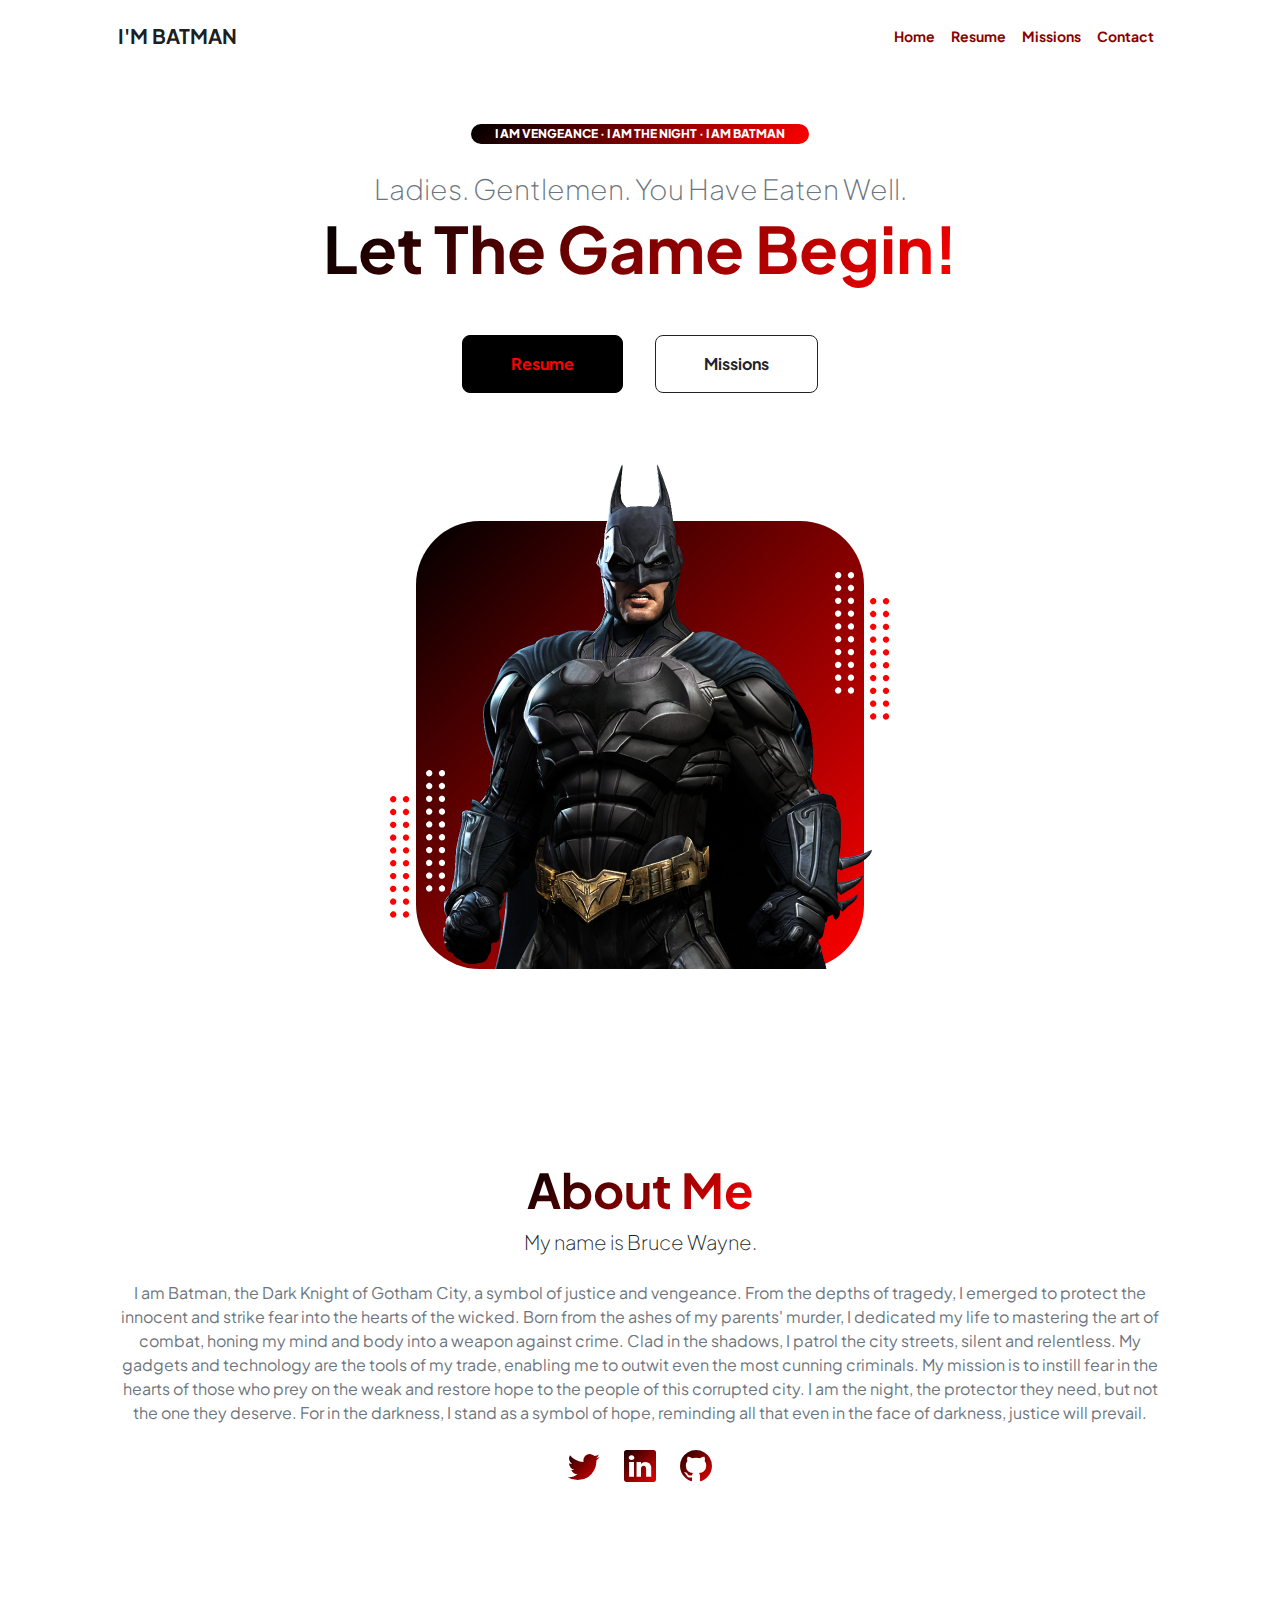
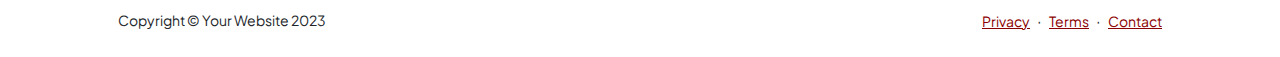
<file: index.html>
<!DOCTYPE html>
<html lang="en">
    <head>
        <meta charset="utf-8" />
        <meta name="viewport" content="width=device-width, initial-scale=1, shrink-to-fit=no" />
        <meta name="description" content="" />
        <meta name="author" content="" />
        <title>Batman Bio</title>
        <!-- Favicon-->
        <link rel="icon" type="image/x-icon" href="assets/favicon.ico" />
        <!-- Custom Google font-->
        <link rel="preconnect" href="https://fonts.googleapis.com" />
        <link rel="preconnect" href="https://fonts.gstatic.com" crossorigin />
        <link href="https://fonts.googleapis.com/css2?family=Plus+Jakarta+Sans:wght@100;200;300;400;500;600;700;800;900&amp;display=swap" rel="stylesheet" />
        <!-- Bootstrap icons-->
        <link href="https://cdn.jsdelivr.net/npm/bootstrap-icons@1.8.1/font/bootstrap-icons.css" rel="stylesheet" />
        <!-- Core theme CSS (includes Bootstrap)-->
        <link href="css/styles.css" rel="stylesheet" />
    </head>
    <body class="d-flex flex-column h-100">
        <main class="flex-shrink-0">
            <!-- Navigation-->
            <nav class="navbar navbar-expand-lg navbar-light bg-white py-3">
                <div class="container px-5">
                    <a class="navbar-brand" href="index.html"><span class="fw-bolder text-primary">I'M BATMAN</span></a>
                    <button class="navbar-toggler" type="button" data-bs-toggle="collapse" data-bs-target="#navbarSupportedContent" aria-controls="navbarSupportedContent" aria-expanded="false" aria-label="Toggle navigation"><span class="navbar-toggler-icon"></span></button>
                    <div class="collapse navbar-collapse" id="navbarSupportedContent">
                        <ul class="navbar-nav ms-auto mb-2 mb-lg-0 small fw-bolder">
                            <li class="nav-item"><a class="nav-link" href="index.html">Home</a></li>
                            <li class="nav-item"><a class="nav-link" href="resume.html">Resume</a></li>
                            <li class="nav-item"><a class="nav-link" href="projects.html">Missions</a></li>
                            <li class="nav-item"><a class="nav-link" href="contact.html">Contact</a></li>
                        </ul>
                    </div>
                </div>
            </nav>
            <!-- Header-->
            <header class="py-5">
                <div class="container px-5 pb-5">
                    <div class="row gx-5 align-items-center">
                        <div class="col-xxl-5">
                            <!-- Header text content-->
                            <div class="text-center text-xxl-start">
                                <div class="badge bg-gradient-primary-to-secondary text-white mb-4"><div class="text-uppercase"> I  Am  Vengeance  &middot;   I  Am  The  Night  &middot;  I  Am  Batman</div></div>
                                <div class="fs-3 fw-light text-muted">Ladies. Gentlemen. You Have Eaten Well.</div>
                               
                                <h1 class="display-3 fw-bolder mb-5"><span class="text-gradient d-inline">Let The Game Begin!</span></h1>
                                <div class="d-grid gap-3 d-sm-flex justify-content-sm-center justify-content-xxl-start mb-3">
                                    <a class="btn btn-primary btn-lg px-5 py-3 me-sm-3 fs-6 fw-bolder" href="resume.html">Resume</a>
                                    <a class="btn btn-outline-dark btn-lg px-5 py-3 fs-6 fw-bolder" href="projects.html">Missions</a>
                                </div>
                            </div>
                        </div>
                        <div class="col-xxl-7">
                            <!-- Header profile picture-->
                            <div class="d-flex justify-content-center mt-5 mt-xxl-0">
                                <div class="profile bg-gradient-primary-to-secondary">
                                    <!-- TIP: For best results, use a photo with a transparent background like the demo example below-->
                                    <!-- Watch a tutorial on how to do this on YouTube (link)-->
                                    <img class="profile-img" src="assets/profile.png" alt="..." />
                                    <div class="dots-1">
                                        <!-- SVG Dots-->
                                        <svg version="1.1" xmlns="http://www.w3.org/2000/svg" xmlns:xlink="http://www.w3.org/1999/xlink" x="0px" y="0px" viewBox="0 0 191.6 1215.4" style="enable-background: new 0 0 191.6 1215.4" xml:space="preserve">
                                            <g transform="translate(0.000000,1280.000000) scale(0.100000,-0.100000)">
                                                <path d="M227.7,12788.6c-105-35-200-141-222-248c-43-206,163-412,369-369c155,32,275,190,260,339c-11,105-90,213-190,262        C383.7,12801.6,289.7,12808.6,227.7,12788.6z"></path>
                                                <path d="M1507.7,12788.6c-151-50-253-216-222-362c25-119,136-230,254-255c194-41,395,142,375,339c-11,105-90,213-190,262        C1663.7,12801.6,1569.7,12808.6,1507.7,12788.6z"></path>
                                                <path d="M227.7,11508.6c-105-35-200-141-222-248c-43-206,163-412,369-369c155,32,275,190,260,339c-11,105-90,213-190,262        C383.7,11521.6,289.7,11528.6,227.7,11508.6z"></path>
                                                <path d="M1507.7,11508.6c-151-50-253-216-222-362c25-119,136-230,254-255c194-41,395,142,375,339c-11,105-90,213-190,262        C1663.7,11521.6,1569.7,11528.6,1507.7,11508.6z"></path>
                                                <path d="M227.7,10228.6c-105-35-200-141-222-248c-43-206,163-412,369-369c155,32,275,190,260,339c-11,105-90,213-190,262        C383.7,10241.6,289.7,10248.6,227.7,10228.6z"></path>
                                                <path d="M1507.7,10228.6c-105-35-200-141-222-248c-43-206,163-412,369-369c155,32,275,190,260,339c-11,105-90,213-190,262        C1663.7,10241.6,1569.7,10248.6,1507.7,10228.6z"></path>
                                                <path d="M227.7,8948.6c-105-35-200-141-222-248c-43-206,163-412,369-369c155,32,275,190,260,339c-11,105-90,213-190,262        C383.7,8961.6,289.7,8968.6,227.7,8948.6z"></path>
                                                <path d="M1507.7,8948.6c-105-35-200-141-222-248c-43-206,163-412,369-369c155,32,275,190,260,339c-11,105-90,213-190,262        C1663.7,8961.6,1569.7,8968.6,1507.7,8948.6z"></path>
                                                <path d="M227.7,7668.6c-105-35-200-141-222-248c-43-206,163-412,369-369c155,32,275,190,260,339c-11,105-90,213-190,262        C383.7,7681.6,289.7,7688.6,227.7,7668.6z"></path>
                                                <path d="M1507.7,7668.6c-105-35-200-141-222-248c-43-206,163-412,369-369c155,32,275,190,260,339c-11,105-90,213-190,262        C1663.7,7681.6,1569.7,7688.6,1507.7,7668.6z"></path>
                                                <path d="M227.7,6388.6c-105-35-200-141-222-248c-43-206,163-412,369-369c155,32,275,190,260,339c-11,105-90,213-190,262        C383.7,6401.6,289.7,6408.6,227.7,6388.6z"></path>
                                                <path d="M1507.7,6388.6c-105-35-200-141-222-248c-43-206,163-412,369-369c155,32,275,190,260,339c-11,105-90,213-190,262        C1663.7,6401.6,1569.7,6408.6,1507.7,6388.6z"></path>
                                                <path d="M227.7,5108.6c-105-35-200-141-222-248c-43-206,163-412,369-369c155,32,275,190,260,339c-11,105-90,213-190,262        C383.7,5121.6,289.7,5128.6,227.7,5108.6z"></path>
                                                <path d="M1507.7,5108.6c-105-35-200-141-222-248c-43-206,163-412,369-369c155,32,275,190,260,339c-11,105-90,213-190,262        C1663.7,5121.6,1569.7,5128.6,1507.7,5108.6z"></path>
                                                <path d="M227.7,3828.6c-105-35-200-141-222-248c-43-206,163-412,369-369c155,32,275,190,260,339c-11,105-90,213-190,262        C383.7,3841.6,289.7,3848.6,227.7,3828.6z"></path>
                                                <path d="M1507.7,3828.6c-105-35-200-141-222-248c-43-206,163-412,369-369c155,32,275,190,260,339c-11,105-90,213-190,262        C1663.7,3841.6,1569.7,3848.6,1507.7,3828.6z"></path>
                                                <path d="M227.7,2548.6c-105-35-200-141-222-248c-43-206,163-412,369-369c155,32,275,190,260,339c-11,105-90,213-190,262        C383.7,2561.6,289.7,2568.6,227.7,2548.6z"></path>
                                                <path d="M1507.7,2548.6c-105-35-200-141-222-248c-43-206,163-412,369-369c155,32,275,190,260,339c-11,105-90,213-190,262        C1663.7,2561.6,1569.7,2568.6,1507.7,2548.6z"></path>
                                                <path d="M227.7,1268.6c-105-35-200-141-222-248c-43-206,163-412,369-369c155,32,275,190,260,339c-11,105-90,213-190,262        C383.7,1281.6,289.7,1288.6,227.7,1268.6z"></path>
                                                <path d="M1507.7,1268.6c-105-35-200-141-222-248c-43-206,163-412,369-369c155,32,275,190,260,339c-11,105-90,213-190,262        C1663.7,1281.6,1569.7,1288.6,1507.7,1268.6z"></path>
                                            </g>
                                        </svg>
                                        <!-- END of SVG dots-->
                                    </div>
                                    <div class="dots-2">
                                        <!-- SVG Dots-->
                                        <svg version="1.1" xmlns="http://www.w3.org/2000/svg" xmlns:xlink="http://www.w3.org/1999/xlink" x="0px" y="0px" viewBox="0 0 191.6 1215.4" style="enable-background: new 0 0 191.6 1215.4" xml:space="preserve">
                                            <g transform="translate(0.000000,1280.000000) scale(0.100000,-0.100000)">
                                                <path d="M227.7,12788.6c-105-35-200-141-222-248c-43-206,163-412,369-369c155,32,275,190,260,339c-11,105-90,213-190,262        C383.7,12801.6,289.7,12808.6,227.7,12788.6z"></path>
                                                <path d="M1507.7,12788.6c-151-50-253-216-222-362c25-119,136-230,254-255c194-41,395,142,375,339c-11,105-90,213-190,262        C1663.7,12801.6,1569.7,12808.6,1507.7,12788.6z"></path>
                                                <path d="M227.7,11508.6c-105-35-200-141-222-248c-43-206,163-412,369-369c155,32,275,190,260,339c-11,105-90,213-190,262        C383.7,11521.6,289.7,11528.6,227.7,11508.6z"></path>
                                                <path d="M1507.7,11508.6c-151-50-253-216-222-362c25-119,136-230,254-255c194-41,395,142,375,339c-11,105-90,213-190,262        C1663.7,11521.6,1569.7,11528.6,1507.7,11508.6z"></path>
                                                <path d="M227.7,10228.6c-105-35-200-141-222-248c-43-206,163-412,369-369c155,32,275,190,260,339c-11,105-90,213-190,262        C383.7,10241.6,289.7,10248.6,227.7,10228.6z"></path>
                                                <path d="M1507.7,10228.6c-105-35-200-141-222-248c-43-206,163-412,369-369c155,32,275,190,260,339c-11,105-90,213-190,262        C1663.7,10241.6,1569.7,10248.6,1507.7,10228.6z"></path>
                                                <path d="M227.7,8948.6c-105-35-200-141-222-248c-43-206,163-412,369-369c155,32,275,190,260,339c-11,105-90,213-190,262        C383.7,8961.6,289.7,8968.6,227.7,8948.6z"></path>
                                                <path d="M1507.7,8948.6c-105-35-200-141-222-248c-43-206,163-412,369-369c155,32,275,190,260,339c-11,105-90,213-190,262        C1663.7,8961.6,1569.7,8968.6,1507.7,8948.6z"></path>
                                                <path d="M227.7,7668.6c-105-35-200-141-222-248c-43-206,163-412,369-369c155,32,275,190,260,339c-11,105-90,213-190,262        C383.7,7681.6,289.7,7688.6,227.7,7668.6z"></path>
                                                <path d="M1507.7,7668.6c-105-35-200-141-222-248c-43-206,163-412,369-369c155,32,275,190,260,339c-11,105-90,213-190,262        C1663.7,7681.6,1569.7,7688.6,1507.7,7668.6z"></path>
                                                <path d="M227.7,6388.6c-105-35-200-141-222-248c-43-206,163-412,369-369c155,32,275,190,260,339c-11,105-90,213-190,262        C383.7,6401.6,289.7,6408.6,227.7,6388.6z"></path>
                                                <path d="M1507.7,6388.6c-105-35-200-141-222-248c-43-206,163-412,369-369c155,32,275,190,260,339c-11,105-90,213-190,262        C1663.7,6401.6,1569.7,6408.6,1507.7,6388.6z"></path>
                                                <path d="M227.7,5108.6c-105-35-200-141-222-248c-43-206,163-412,369-369c155,32,275,190,260,339c-11,105-90,213-190,262        C383.7,5121.6,289.7,5128.6,227.7,5108.6z"></path>
                                                <path d="M1507.7,5108.6c-105-35-200-141-222-248c-43-206,163-412,369-369c155,32,275,190,260,339c-11,105-90,213-190,262        C1663.7,5121.6,1569.7,5128.6,1507.7,5108.6z"></path>
                                                <path d="M227.7,3828.6c-105-35-200-141-222-248c-43-206,163-412,369-369c155,32,275,190,260,339c-11,105-90,213-190,262        C383.7,3841.6,289.7,3848.6,227.7,3828.6z"></path>
                                                <path d="M1507.7,3828.6c-105-35-200-141-222-248c-43-206,163-412,369-369c155,32,275,190,260,339c-11,105-90,213-190,262        C1663.7,3841.6,1569.7,3848.6,1507.7,3828.6z"></path>
                                                <path d="M227.7,2548.6c-105-35-200-141-222-248c-43-206,163-412,369-369c155,32,275,190,260,339c-11,105-90,213-190,262        C383.7,2561.6,289.7,2568.6,227.7,2548.6z"></path>
                                                <path d="M1507.7,2548.6c-105-35-200-141-222-248c-43-206,163-412,369-369c155,32,275,190,260,339c-11,105-90,213-190,262        C1663.7,2561.6,1569.7,2568.6,1507.7,2548.6z"></path>
                                                <path d="M227.7,1268.6c-105-35-200-141-222-248c-43-206,163-412,369-369c155,32,275,190,260,339c-11,105-90,213-190,262        C383.7,1281.6,289.7,1288.6,227.7,1268.6z"></path>
                                                <path d="M1507.7,1268.6c-105-35-200-141-222-248c-43-206,163-412,369-369c155,32,275,190,260,339c-11,105-90,213-190,262        C1663.7,1281.6,1569.7,1288.6,1507.7,1268.6z"></path>
                                            </g>
                                        </svg>
                                        <!-- END of SVG dots-->
                                    </div>
                                    <div class="dots-3">
                                        <!-- SVG Dots-->
                                        <svg version="1.1" xmlns="http://www.w3.org/2000/svg" xmlns:xlink="http://www.w3.org/1999/xlink" x="0px" y="0px" viewBox="0 0 191.6 1215.4" style="enable-background: new 0 0 191.6 1215.4" xml:space="preserve">
                                            <g transform="translate(0.000000,1280.000000) scale(0.100000,-0.100000)">
                                                <path d="M227.7,12788.6c-105-35-200-141-222-248c-43-206,163-412,369-369c155,32,275,190,260,339c-11,105-90,213-190,262        C383.7,12801.6,289.7,12808.6,227.7,12788.6z"></path>
                                                <path d="M1507.7,12788.6c-151-50-253-216-222-362c25-119,136-230,254-255c194-41,395,142,375,339c-11,105-90,213-190,262        C1663.7,12801.6,1569.7,12808.6,1507.7,12788.6z"></path>
                                                <path d="M227.7,11508.6c-105-35-200-141-222-248c-43-206,163-412,369-369c155,32,275,190,260,339c-11,105-90,213-190,262        C383.7,11521.6,289.7,11528.6,227.7,11508.6z"></path>
                                                <path d="M1507.7,11508.6c-151-50-253-216-222-362c25-119,136-230,254-255c194-41,395,142,375,339c-11,105-90,213-190,262        C1663.7,11521.6,1569.7,11528.6,1507.7,11508.6z"></path>
                                                <path d="M227.7,10228.6c-105-35-200-141-222-248c-43-206,163-412,369-369c155,32,275,190,260,339c-11,105-90,213-190,262        C383.7,10241.6,289.7,10248.6,227.7,10228.6z"></path>
                                                <path d="M1507.7,10228.6c-105-35-200-141-222-248c-43-206,163-412,369-369c155,32,275,190,260,339c-11,105-90,213-190,262        C1663.7,10241.6,1569.7,10248.6,1507.7,10228.6z"></path>
                                                <path d="M227.7,8948.6c-105-35-200-141-222-248c-43-206,163-412,369-369c155,32,275,190,260,339c-11,105-90,213-190,262        C383.7,8961.6,289.7,8968.6,227.7,8948.6z"></path>
                                                <path d="M1507.7,8948.6c-105-35-200-141-222-248c-43-206,163-412,369-369c155,32,275,190,260,339c-11,105-90,213-190,262        C1663.7,8961.6,1569.7,8968.6,1507.7,8948.6z"></path>
                                                <path d="M227.7,7668.6c-105-35-200-141-222-248c-43-206,163-412,369-369c155,32,275,190,260,339c-11,105-90,213-190,262        C383.7,7681.6,289.7,7688.6,227.7,7668.6z"></path>
                                                <path d="M1507.7,7668.6c-105-35-200-141-222-248c-43-206,163-412,369-369c155,32,275,190,260,339c-11,105-90,213-190,262        C1663.7,7681.6,1569.7,7688.6,1507.7,7668.6z"></path>
                                                <path d="M227.7,6388.6c-105-35-200-141-222-248c-43-206,163-412,369-369c155,32,275,190,260,339c-11,105-90,213-190,262        C383.7,6401.6,289.7,6408.6,227.7,6388.6z"></path>
                                                <path d="M1507.7,6388.6c-105-35-200-141-222-248c-43-206,163-412,369-369c155,32,275,190,260,339c-11,105-90,213-190,262        C1663.7,6401.6,1569.7,6408.6,1507.7,6388.6z"></path>
                                                <path d="M227.7,5108.6c-105-35-200-141-222-248c-43-206,163-412,369-369c155,32,275,190,260,339c-11,105-90,213-190,262        C383.7,5121.6,289.7,5128.6,227.7,5108.6z"></path>
                                                <path d="M1507.7,5108.6c-105-35-200-141-222-248c-43-206,163-412,369-369c155,32,275,190,260,339c-11,105-90,213-190,262        C1663.7,5121.6,1569.7,5128.6,1507.7,5108.6z"></path>
                                                <path d="M227.7,3828.6c-105-35-200-141-222-248c-43-206,163-412,369-369c155,32,275,190,260,339c-11,105-90,213-190,262        C383.7,3841.6,289.7,3848.6,227.7,3828.6z"></path>
                                                <path d="M1507.7,3828.6c-105-35-200-141-222-248c-43-206,163-412,369-369c155,32,275,190,260,339c-11,105-90,213-190,262        C1663.7,3841.6,1569.7,3848.6,1507.7,3828.6z"></path>
                                                <path d="M227.7,2548.6c-105-35-200-141-222-248c-43-206,163-412,369-369c155,32,275,190,260,339c-11,105-90,213-190,262        C383.7,2561.6,289.7,2568.6,227.7,2548.6z"></path>
                                                <path d="M1507.7,2548.6c-105-35-200-141-222-248c-43-206,163-412,369-369c155,32,275,190,260,339c-11,105-90,213-190,262        C1663.7,2561.6,1569.7,2568.6,1507.7,2548.6z"></path>
                                                <path d="M227.7,1268.6c-105-35-200-141-222-248c-43-206,163-412,369-369c155,32,275,190,260,339c-11,105-90,213-190,262        C383.7,1281.6,289.7,1288.6,227.7,1268.6z"></path>
                                                <path d="M1507.7,1268.6c-105-35-200-141-222-248c-43-206,163-412,369-369c155,32,275,190,260,339c-11,105-90,213-190,262        C1663.7,1281.6,1569.7,1288.6,1507.7,1268.6z"></path>
                                            </g>
                                        </svg>
                                        <!-- END of SVG dots-->
                                    </div>
                                    <div class="dots-4">
                                        <!-- SVG Dots-->
                                        <svg version="1.1" xmlns="http://www.w3.org/2000/svg" xmlns:xlink="http://www.w3.org/1999/xlink" x="0px" y="0px" viewBox="0 0 191.6 1215.4" style="enable-background: new 0 0 191.6 1215.4" xml:space="preserve">
                                            <g transform="translate(0.000000,1280.000000) scale(0.100000,-0.100000)">
                                                <path d="M227.7,12788.6c-105-35-200-141-222-248c-43-206,163-412,369-369c155,32,275,190,260,339c-11,105-90,213-190,262        C383.7,12801.6,289.7,12808.6,227.7,12788.6z"></path>
                                                <path d="M1507.7,12788.6c-151-50-253-216-222-362c25-119,136-230,254-255c194-41,395,142,375,339c-11,105-90,213-190,262        C1663.7,12801.6,1569.7,12808.6,1507.7,12788.6z"></path>
                                                <path d="M227.7,11508.6c-105-35-200-141-222-248c-43-206,163-412,369-369c155,32,275,190,260,339c-11,105-90,213-190,262        C383.7,11521.6,289.7,11528.6,227.7,11508.6z"></path>
                                                <path d="M1507.7,11508.6c-151-50-253-216-222-362c25-119,136-230,254-255c194-41,395,142,375,339c-11,105-90,213-190,262        C1663.7,11521.6,1569.7,11528.6,1507.7,11508.6z"></path>
                                                <path d="M227.7,10228.6c-105-35-200-141-222-248c-43-206,163-412,369-369c155,32,275,190,260,339c-11,105-90,213-190,262        C383.7,10241.6,289.7,10248.6,227.7,10228.6z"></path>
                                                <path d="M1507.7,10228.6c-105-35-200-141-222-248c-43-206,163-412,369-369c155,32,275,190,260,339c-11,105-90,213-190,262        C1663.7,10241.6,1569.7,10248.6,1507.7,10228.6z"></path>
                                                <path d="M227.7,8948.6c-105-35-200-141-222-248c-43-206,163-412,369-369c155,32,275,190,260,339c-11,105-90,213-190,262        C383.7,8961.6,289.7,8968.6,227.7,8948.6z"></path>
                                                <path d="M1507.7,8948.6c-105-35-200-141-222-248c-43-206,163-412,369-369c155,32,275,190,260,339c-11,105-90,213-190,262        C1663.7,8961.6,1569.7,8968.6,1507.7,8948.6z"></path>
                                                <path d="M227.7,7668.6c-105-35-200-141-222-248c-43-206,163-412,369-369c155,32,275,190,260,339c-11,105-90,213-190,262        C383.7,7681.6,289.7,7688.6,227.7,7668.6z"></path>
                                                <path d="M1507.7,7668.6c-105-35-200-141-222-248c-43-206,163-412,369-369c155,32,275,190,260,339c-11,105-90,213-190,262        C1663.7,7681.6,1569.7,7688.6,1507.7,7668.6z"></path>
                                                <path d="M227.7,6388.6c-105-35-200-141-222-248c-43-206,163-412,369-369c155,32,275,190,260,339c-11,105-90,213-190,262        C383.7,6401.6,289.7,6408.6,227.7,6388.6z"></path>
                                                <path d="M1507.7,6388.6c-105-35-200-141-222-248c-43-206,163-412,369-369c155,32,275,190,260,339c-11,105-90,213-190,262        C1663.7,6401.6,1569.7,6408.6,1507.7,6388.6z"></path>
                                                <path d="M227.7,5108.6c-105-35-200-141-222-248c-43-206,163-412,369-369c155,32,275,190,260,339c-11,105-90,213-190,262        C383.7,5121.6,289.7,5128.6,227.7,5108.6z"></path>
                                                <path d="M1507.7,5108.6c-105-35-200-141-222-248c-43-206,163-412,369-369c155,32,275,190,260,339c-11,105-90,213-190,262        C1663.7,5121.6,1569.7,5128.6,1507.7,5108.6z"></path>
                                                <path d="M227.7,3828.6c-105-35-200-141-222-248c-43-206,163-412,369-369c155,32,275,190,260,339c-11,105-90,213-190,262        C383.7,3841.6,289.7,3848.6,227.7,3828.6z"></path>
                                                <path d="M1507.7,3828.6c-105-35-200-141-222-248c-43-206,163-412,369-369c155,32,275,190,260,339c-11,105-90,213-190,262        C1663.7,3841.6,1569.7,3848.6,1507.7,3828.6z"></path>
                                                <path d="M227.7,2548.6c-105-35-200-141-222-248c-43-206,163-412,369-369c155,32,275,190,260,339c-11,105-90,213-190,262        C383.7,2561.6,289.7,2568.6,227.7,2548.6z"></path>
                                                <path d="M1507.7,2548.6c-105-35-200-141-222-248c-43-206,163-412,369-369c155,32,275,190,260,339c-11,105-90,213-190,262        C1663.7,2561.6,1569.7,2568.6,1507.7,2548.6z"></path>
                                                <path d="M227.7,1268.6c-105-35-200-141-222-248c-43-206,163-412,369-369c155,32,275,190,260,339c-11,105-90,213-190,262        C383.7,1281.6,289.7,1288.6,227.7,1268.6z"></path>
                                                <path d="M1507.7,1268.6c-105-35-200-141-222-248c-43-206,163-412,369-369c155,32,275,190,260,339c-11,105-90,213-190,262        C1663.7,1281.6,1569.7,1288.6,1507.7,1268.6z"></path>
                                            </g>
                                        </svg>
                                        <!-- END of SVG dots-->
                                    </div>
                                </div>
                            </div>
                        </div>
                    </div>
                </div>
            </header>
            <!-- About Section-->
            <section class="bg-light py-5">
                <div class="container px-5">
                    <div class="row gx-5 justify-content-center">
                        <div class="col-xxl-8">
                            <div class="text-center my-5">
                                <h2 class="display-5 fw-bolder"><span class="text-gradient d-inline">About Me</span></h2>
                                <p class="lead fw-light mb-4">My name is Bruce Wayne.</p>
                                <p class="text-muted">I am Batman, the Dark Knight of Gotham City, a symbol of justice and vengeance. From the depths of tragedy, I emerged to protect the innocent and strike fear into the hearts of the wicked. Born from the ashes of my parents' murder, I dedicated my life to mastering the art of combat, honing my mind and body into a weapon against crime. Clad in the shadows, I patrol the city streets, silent and relentless. My gadgets and technology are the tools of my trade, enabling me to outwit even the most cunning criminals. My mission is to instill fear in the hearts of those who prey on the weak and restore hope to the people of this corrupted city. I am the night, the protector they need, but not the one they deserve. For in the darkness, I stand as a symbol of hope, reminding all that even in the face of darkness, justice will prevail.</p>
                                <div class="d-flex justify-content-center fs-2 gap-4">
                                    <a class="text-gradient" href="#!"><i class="bi bi-twitter"></i></a>
                                    <a class="text-gradient" href="#!"><i class="bi bi-linkedin"></i></a>
                                    <a class="text-gradient" href="#!"><i class="bi bi-github"></i></a>
                                </div>
                            </div>
                        </div>
                    </div>
                </div>
            </section>
        </main>
        <!-- Footer-->
        <footer class="bg-white py-4 mt-auto">
            <div class="container px-5">
                <div class="row align-items-center justify-content-between flex-column flex-sm-row">
                    <div class="col-auto"><div class="small m-0">Copyright &copy; Your Website 2023</div></div>
                    <div class="col-auto">
                        <a style= "color: darkred;"class="small" href="privacy.html">Privacy</a>
                        <span class="mx-1">&middot;</span>
                        <a style= "color: darkred;"class="small" href="privacy.html">Terms</a>
                        <span class="mx-1">&middot;</span>
                        <a style= "color: darkred;"class="small" href="contact.html">Contact</a>
                    </div>
                </div>
            </div>
        </footer>
        <!-- Bootstrap core JS-->
        <script src="https://cdn.jsdelivr.net/npm/bootstrap@5.2.3/dist/js/bootstrap.bundle.min.js"></script>
        <!-- Core theme JS-->
        <script src="js/scripts.js"></script>
    </body>
</html>
</file>
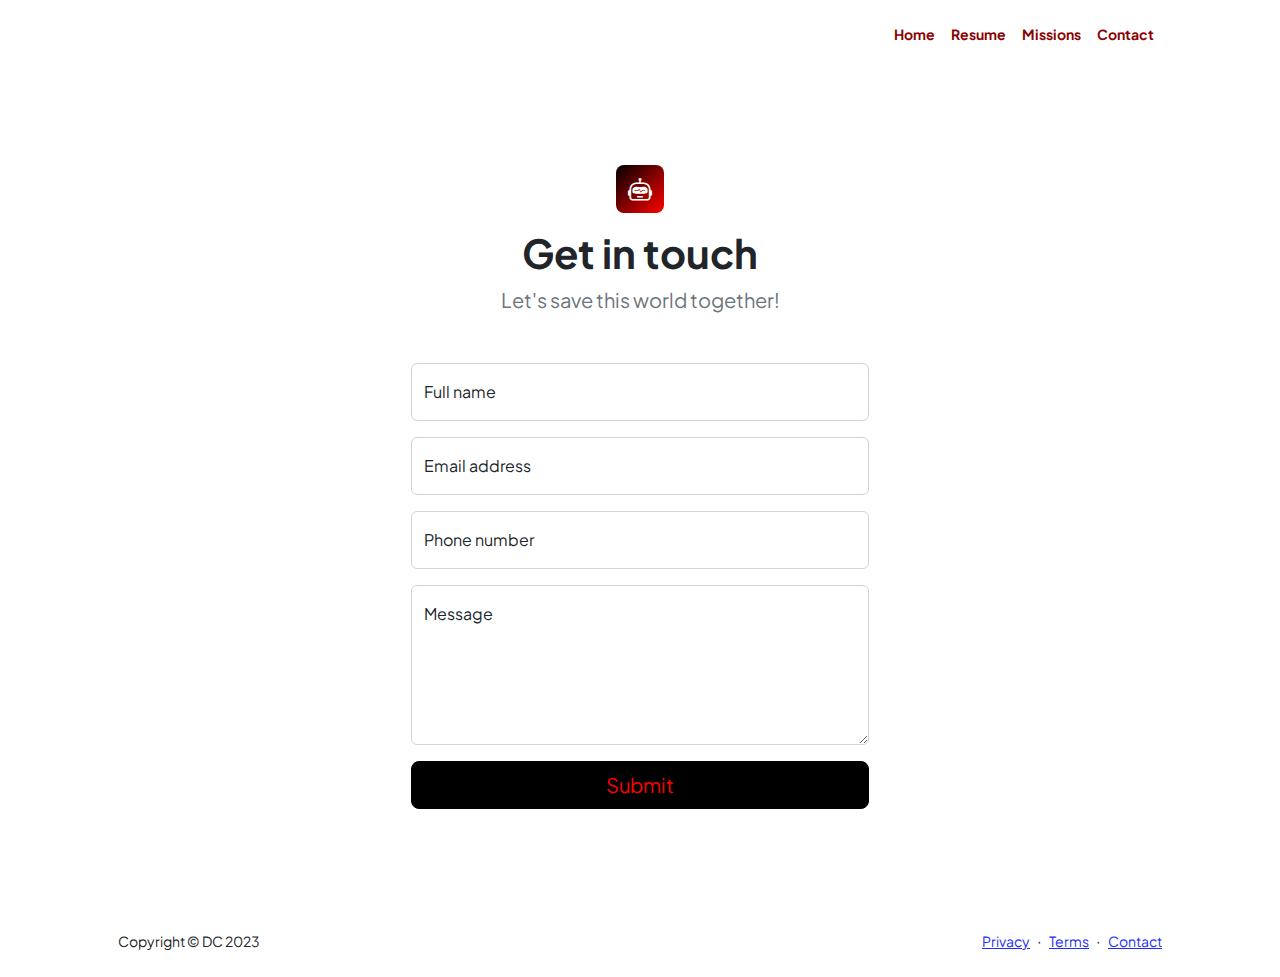
<file: contact.html>
<!DOCTYPE html>
<html lang="en">
    <head>
        <meta charset="utf-8" />
        <meta name="viewport" content="width=device-width, initial-scale=1, shrink-to-fit=no" />
        <meta name="description" content />
        <meta name="author" content />
        <title>Batman Bio</title>
        <!-- Favicon-->
        <link rel="icon" type="image/x-icon" href="assets/favicon.ico" />
       
        <!-- Custom Google font-->
        <link rel="preconnect" href="https://fonts.googleapis.com" />
        <link rel="preconnect" href="https://fonts.gstatic.com" crossorigin />
        <link href="https://fonts.googleapis.com/css2?family=Plus+Jakarta+Sans:wght@100;200;300;400;500;600;700;800;900&amp;display=swap" rel="stylesheet" />
        <!-- Bootstrap icons-->
        <link href="https://cdn.jsdelivr.net/npm/bootstrap-icons@1.8.1/font/bootstrap-icons.css" rel="stylesheet" />
        <!-- Core theme CSS (includes Bootstrap)-->
        <link href="css/styles.css" rel="stylesheet" />
    </head>
    <body class="d-flex flex-column">
        <main class="flex-shrink-0">
            <!-- Navigation-->
            <nav class="navbar navbar-expand-lg navbar-light bg-white py-3">
                <div class="container px-5">
                  
                    <button class="navbar-toggler" type="button" data-bs-toggle="collapse" data-bs-target="#navbarSupportedContent" aria-controls="navbarSupportedContent" aria-expanded="false" aria-label="Toggle navigation"><span class="navbar-toggler-icon"></span></button>
                    <div class="collapse navbar-collapse" id="navbarSupportedContent">
                        <ul class="navbar-nav ms-auto mb-2 mb-lg-0 small fw-bolder">
                            <li class="nav-item"><a class="nav-link" href="index.html">Home</a></li>
                            <li class="nav-item"><a class="nav-link" href="resume.html">Resume</a></li>
                            <li class="nav-item"><a class="nav-link" href="projects.html">Missions</a></li>
                            <li class="nav-item"><a class="nav-link" href="contact.html">Contact</a></li>
                        </ul>
                    </div>
                </div>
            </nav>
            <!-- Page content-->
            <section class="py-5">
                <div class="container px-5">
                    <!-- Contact form-->
                    <div class="bg-light rounded-4 py-5 px-4 px-md-5">
                        <div class="text-center mb-5">
                            <div class="feature bg-primary bg-gradient-primary-to-secondary text-white rounded-3 mb-3"><i class="bi bi-robot"></i></div>
                            <h1 class="fw-bolder">Get in touch</h1>
                            <p class="lead fw-normal text-muted mb-0">Let's save this world together!</p>
                        </div>
                        <div class="row gx-5 justify-content-center">
                            <div class="col-lg-8 col-xl-6">
                                <!-- * * * * * * * * * * * * * * *-->
                                <!-- * * SB Forms Contact Form * *-->
                                <!-- * * * * * * * * * * * * * * *-->
                                <!-- This form is pre-integrated with SB Forms.-->
                                <!-- To make this form functional, sign up at-->
                                <!-- https://startbootstrap.com/solution/contact-forms-->
                                <!-- to get an API token!-->
                                <form id="contactForm" data-sb-form-api-token="API_TOKEN">
                                    <!-- Name input-->
                                    <div class="form-floating mb-3">
                                        <input class="form-control" id="name" type="text" placeholder="Enter your name..." data-sb-validations="required" />
                                        <label for="name">Full name</label>
                                        <div class="invalid-feedback" data-sb-feedback="name:required">A name is required.</div>
                                    </div>
                                    <!-- Email address input-->
                                    <div class="form-floating mb-3">
                                        <input class="form-control" id="email" type="email" placeholder="name@example.com" data-sb-validations="required,email" />
                                        <label for="email">Email address</label>
                                        <div class="invalid-feedback" data-sb-feedback="email:required">An email is required.</div>
                                        <div class="invalid-feedback" data-sb-feedback="email:email">Email is not valid.</div>
                                    </div>
                                    <!-- Phone number input-->
                                    <div class="form-floating mb-3">
                                        <input class="form-control" id="phone" type="tel" placeholder="(123) 456-7890" data-sb-validations="required" />
                                        <label for="phone">Phone number</label>
                                        <div class="invalid-feedback" data-sb-feedback="phone:required">A phone number is required.</div>
                                    </div>
                                    <!-- Message input-->
                                    <div class="form-floating mb-3">
                                        <textarea class="form-control" id="message" type="text" placeholder="Enter your message here..." style="height: 10rem" data-sb-validations="required"></textarea>
                                        <label for="message">Message</label>
                                        <div class="invalid-feedback" data-sb-feedback="message:required">A message is required.</div>
                                    </div>
                                    <!-- Submit success message-->
                                    <!---->
                                    <!-- This is what your users will see when the form-->
                                    <!-- has successfully submitted-->
                                    <div class="d-none" id="submitSuccessMessage">
                                        <div class="text-center mb-3">
                                            <div class="fw-bolder">Form submission successful!</div>
                                            To activate this form, sign up at
                                            <br />
                                            <a href="https://startbootstrap.com/solution/contact-forms">https://startbootstrap.com/solution/contact-forms</a>
                                        </div>
                                    </div>
                                    <!-- Submit error message-->
                                    <!---->
                                    <!-- This is what your users will see when there is-->
                                    <!-- an error submitting the form-->
                                    <div class="d-none" id="submitErrorMessage"><div class="text-center text-danger mb-3">Error sending message!</div></div>
                                    <!-- Submit Button-->
                                    <div class="d-grid"><button class="btn btn-primary btn-lg disabled" id="submitButton" type="submit">Submit</button></div>
                                    
                                </form>
                            </div>
                        </div>
                    </div>
                </div>
            </section>
        </main>
        <!-- Footer-->
        <footer class="bg-white py-4 mt-auto">
            <div class="container px-5">
                <div class="row align-items-center justify-content-between flex-column flex-sm-row">
                    <div class="col-auto"><div class="small m-0">Copyright &copy; DC 2023</div></div>
                    <div class="col-auto">
                        <a class="small" href="#!">Privacy</a>
                        <span class="mx-1">&middot;</span>
                        <a class="small" href="#!">Terms</a>
                        <span class="mx-1">&middot;</span>
                        <a class="small" href="#!">Contact</a>
                    </div>
                </div>
            </div>
        </footer>
        <!-- Bootstrap core JS-->
        <script src="https://cdn.jsdelivr.net/npm/bootstrap@5.2.3/dist/js/bootstrap.bundle.min.js"></script>
        <!-- Core theme JS-->
        <script src="js/scripts.js"></script>
        <!-- * * * * * * * * * * * * * * * * * * * * * * * * * * * * * * * * * * * * * * * *-->
        <!-- * *                               SB Forms JS                               * *-->
        <!-- * * Activate your form at https://startbootstrap.com/solution/contact-forms * *-->
        <!-- * * * * * * * * * * * * * * * * * * * * * * * * * * * * * * * * * * * * * * * *-->
        <script src="https://cdn.startbootstrap.com/sb-forms-latest.js"></script>
    </body>
</html>
</file>
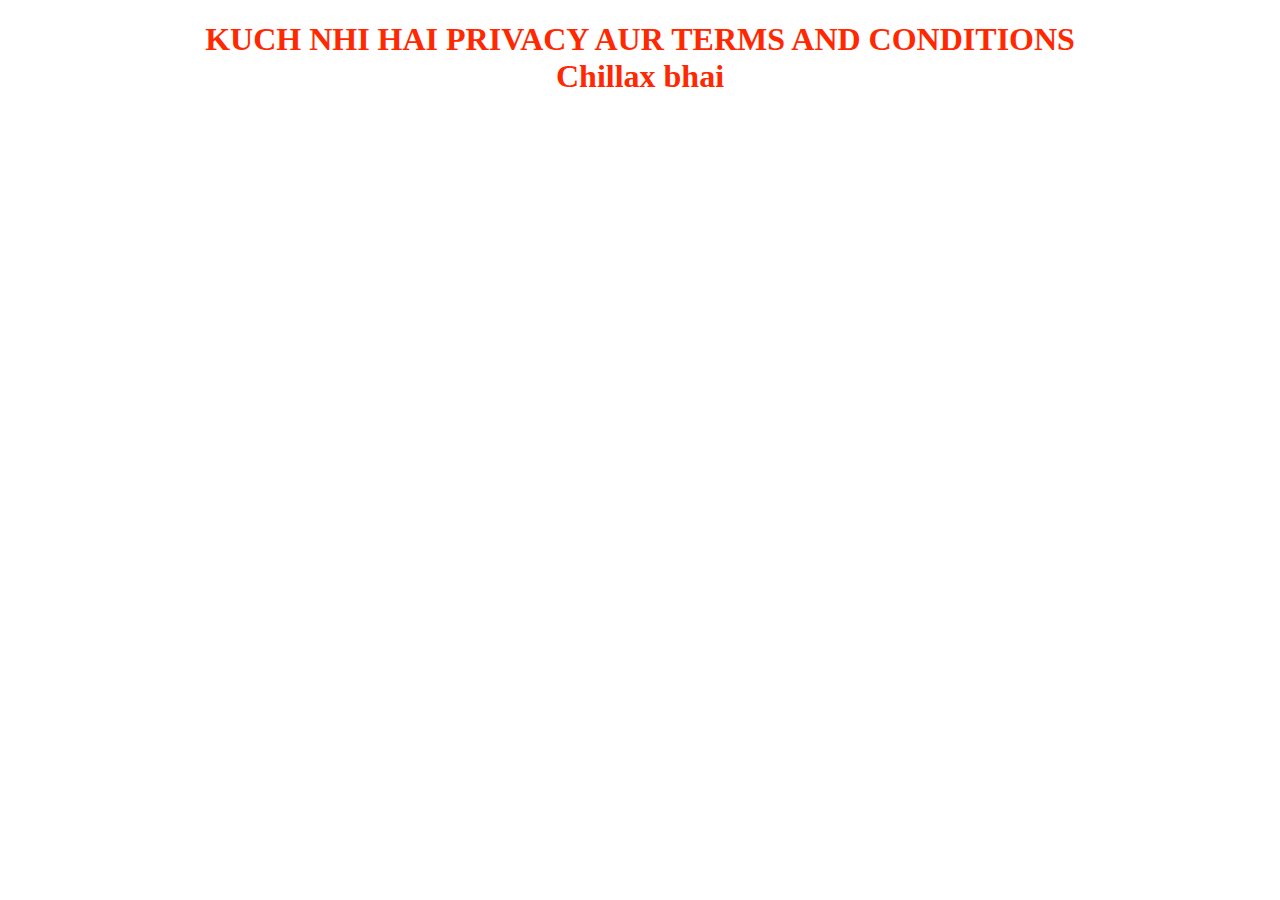
<file: privacy.html>
<!DOCTYPE html>
<html>
<head>
	<meta charset="utf-8">
	<meta name="viewport" content="width=device-width, initial-scale=1">
	<title>Privacy & Terms</title>
</head>
<body>
<h1 style="color: #ff2800; text-align: center"><b>KUCH NHI HAI PRIVACY AUR TERMS AND CONDITIONS </b><br> <b> Chillax bhai</b></h1>
</body>
</html>
</file>
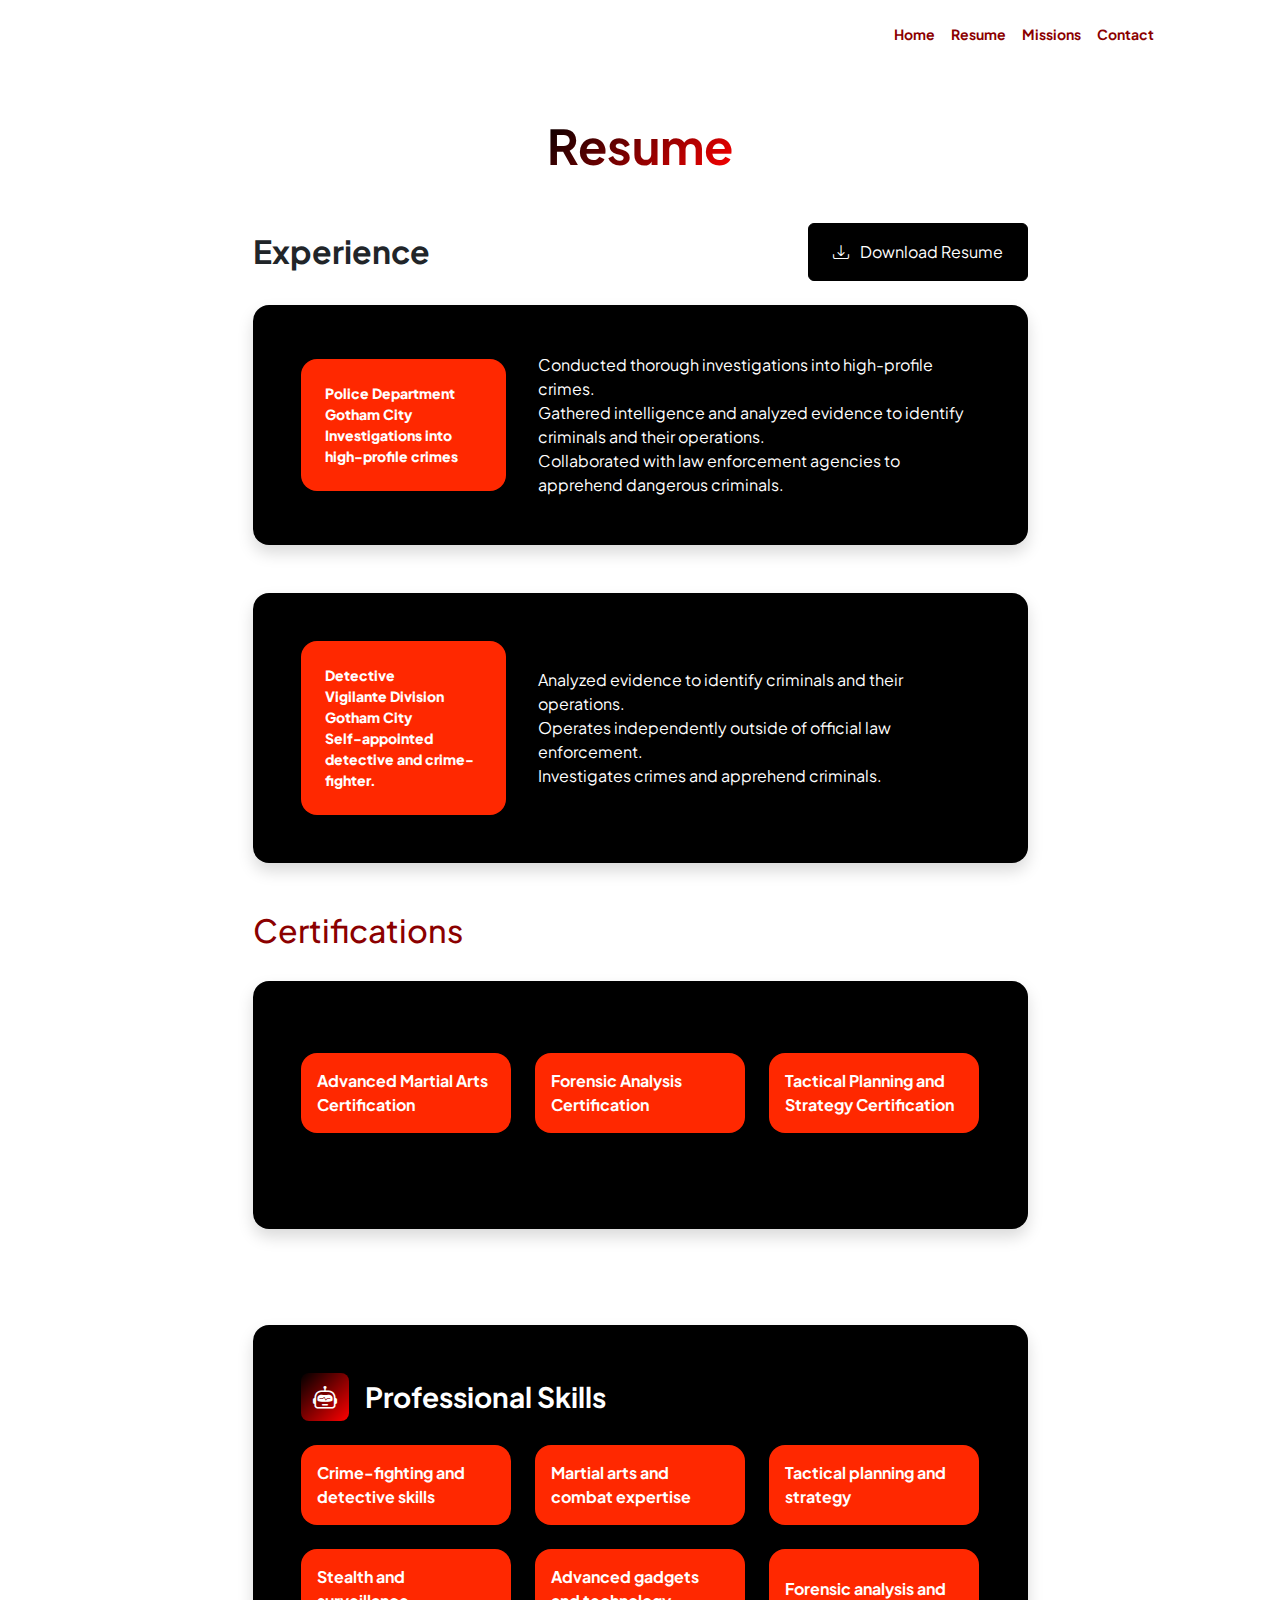
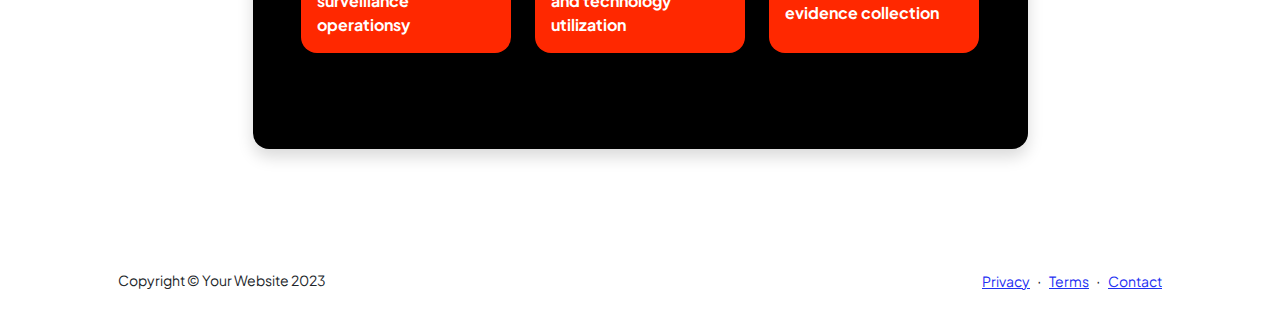
<file: resume.html>
<!DOCTYPE html>
<html lang="en">
    <head>
        <meta charset="utf-8" />
        <meta name="viewport" content="width=device-width, initial-scale=1, shrink-to-fit=no" />
        <meta name="description" content="" />
        <meta name="author" content="" />
        <title>Batman Bio</title>
        <!-- Favicon-->
        <link rel="icon" type="image/x-icon" href="assets/favicon.ico" />
        <!-- Custom Google font-->
        <link rel="preconnect" href="https://fonts.googleapis.com" />
        <link rel="preconnect" href="https://fonts.gstatic.com" crossorigin />
        <link href="https://fonts.googleapis.com/css2?family=Plus+Jakarta+Sans:wght@100;200;300;400;500;600;700;800;900&amp;display=swap" rel="stylesheet" />
        <!-- Bootstrap icons-->
        <link href="https://cdn.jsdelivr.net/npm/bootstrap-icons@1.8.1/font/bootstrap-icons.css" rel="stylesheet" />
        <!-- Core theme CSS (includes Bootstrap)-->
        <link href="css/styles.css" rel="stylesheet" />
    </head>
    <body style="background-color: white;">
        <main class="flex-shrink-0">
            <!-- Navigation-->
            <nav class="navbar navbar-expand-lg navbar-light bg-white py-3">
                <div class="container px-5">
                    
                    <button class="navbar-toggler" type="button" data-bs-toggle="collapse" data-bs-target="#navbarSupportedContent" aria-controls="navbarSupportedContent" aria-expanded="false" aria-label="Toggle navigation"><span class="navbar-toggler-icon"></span></button>
                    <div class="collapse navbar-collapse" id="navbarSupportedContent">
                        <ul class="navbar-nav ms-auto mb-2 mb-lg-0 small fw-bolder">
                            <li class="nav-item"><a class="nav-link" href="index.html">Home</a></li>
                            <li class="nav-item"><a class="nav-link" href="resume.html">Resume</a></li>
                            <li class="nav-item"><a class="nav-link" href="projects.html">Missions</a></li>
                            <li class="nav-item"><a class="nav-link" href="contact.html">Contact</a></li>
                        </ul>
                    </div>
                </div>
            </nav>
            <!-- Page Content-->
            <div class="container px-5 my-5">
                <div class="text-center mb-5">
                    <h1 class="display-5 fw-bolder mb-0"><span class="text-gradient d-inline">Resume</span></h1>
                </div>
                <div class="row gx-5 justify-content-center">
                    <div class="col-lg-11 col-xl-9 col-xxl-8">
                        <!-- Experience Section-->
                        <section>
                            <div class="d-flex align-items-center justify-content-between mb-4">
                                <h2 class="text-primary fw-bolder mb-0">Experience</h2>
                                <!-- Download resume button-->
                                <!-- Note: Set the link href target to a PDF file within your project-->
                                <a style= "color: white;"class="btn btn-primary px-4 py-3" href="#!">
                                    <div style="color: white;"class="d-inline-block bi bi-download me-2"></div>
                                    Download Resume
                                </a>
                            </div>
                            <!-- Experience Card 1-->
                            <div class="card shadow border-0 rounded-4 mb-5">
                                <div class="card-body p-5">
                                    <div class="row align-items-center gx-5">
                                        <div class="col text-center text-lg-start mb-4 mb-lg-0">
                                            <div class="bg-otherresume p-4 rounded-4">
                                                
                                                <div style= "color: white;"class="small fw-bolder"> Police Department</div>
                                                <div style= "color: white;"class="small fw-bolder">Gotham City</div>
                                                <div style= "color: white;"class="small fw-bolder">Investigations into<br>high-profile crimes</div>
                                            </div>
                                        </div>
                                        <div  style= "color: white;"class="col-lg-8"><div>Conducted thorough investigations into high-profile crimes.<br>Gathered intelligence and analyzed evidence to identify criminals and their operations.<br>Collaborated with law enforcement agencies to apprehend dangerous criminals.</div></div>
                                    </div>
                                </div>
                            </div>
                            <!-- Experience Card 2-->
                            <div class="card shadow border-0 rounded-4 mb-5">
                                <div class="card-body p-5">
                                    <div class="row align-items-center gx-5">
                                        <div class="col text-center text-lg-start mb-4 mb-lg-0">
                                            <div class="bg-otherresume p-4 rounded-4">
                                            <div style= "color: white;"class="small fw-bolder">Detective </div>
                                                <div style= "color: white;"class="small fw-bolder">Vigilante Division</div>
                                                <div style= "color: white;"class="small fw-bolder">Gotham City</div>
                                                <div style= "color: white;"class="small fw-bolder">Self-appointed detective and crime-fighter.</div>

                                            </div>
                                        </div>
                                        <div  style= "color: white;" class="col-lg-8"><div>Analyzed evidence to identify criminals and their operations.<br>Operates independently outside of official law enforcement.<br>Investigates crimes and apprehend criminals.</div></div>
                                    </div>
                                </div>
                            </div>
                        </section>
                        <!-- Education Section-->
                        <section>
                            <h2 style="color: #8b0000;">Certifications</h2>
                            <br>
                            <!-- Education Card 1-->
                           <div class="card shadow border-0 rounded-4 mb-5">
                                <div class="card-body p-5">
                                    <!-- Professional skills list-->
                                    <div class="mb-5">
                                        <div class="d-flex align-items-center mb-4">
                                            
                                        </div>
                                        <div class="row row-cols-1 row-cols-md-3 mb-4">
                                            <div class="col mb-4 mb-md-0"><div class="d-flex align-items-center bg-otherresume rounded-4 p-3 h-100">Advanced Martial Arts Certification</div></div>
                                            <div class="col mb-4 mb-md-0"><div class="d-flex align-items-center bg-otherresume rounded-4 p-3 h-100">Forensic Analysis Certification</div></div>
                                            <div class="col"><div class="d-flex align-items-center bg-otherresume rounded-4 p-3 h-100">Tactical Planning and Strategy Certification</div></div>
                                        </div>
                                        
                                            
                                        </div>
                                    </div>
                                
                            </div>
                        </section>
                        <!-- Divider-->
                        <div class="pb-5"></div>
                        <!-- Skills Section-->
                        <section>
                            <!-- Skillset Card-->
                            <div class="card shadow border-0 rounded-4 mb-5">
                                <div class="card-body p-5">
                                    <!-- Professional skills list-->
                                    <div class="mb-5">
                                        <div class="d-flex align-items-center mb-4">
                                            <div class="feature bg-primary bg-gradient-primary-to-secondary text-white rounded-3 me-3"><i class="bi bi-robot"></i></div>
                                            <h3 class="fw-bolder mb-0"><span style="color:white;">Professional Skills</span></h3>
                                        </div>
                                        <div class="row row-cols-1 row-cols-md-3 mb-4">
                                            <div class="col mb-4 mb-md-0"><div class="d-flex align-items-center bg-otherresume rounded-4 p-3 h-100">Crime-fighting and detective skills</div></div>
                                            <div class="col mb-4 mb-md-0"><div class="d-flex align-items-center bg-otherresume rounded-4 p-3 h-100">Martial arts and combat expertise</div></div>
                                            <div class="col"><div class="d-flex align-items-center bg-otherresume rounded-4 p-3 h-100">Tactical planning and strategy</div></div>
                                        </div>
                                        <div class="row row-cols-1 row-cols-md-3">
                                            <div class="col mb-4 mb-md-0"><div class="d-flex align-items-center bg-otherresume rounded-4 p-3 h-100">Stealth and surveillance operationsy</div></div>
                                            <div class="col mb-4 mb-md-0"><div class="d-flex align-items-center bg-otherresume rounded-4 p-3 h-100">Advanced gadgets and technology utilization</div></div>
                                            <div class="col"><div class="d-flex align-items-center bg-otherresume rounded-4 p-3 h-100">Forensic analysis and evidence collection</div></div>
                                        </div>
                                    </div>
                                   
                                </div>
                            </div>
                        </section>
                    </div>
                </div>
            </div>
        </main>
        <!-- Footer-->
        <footer class="bg-white py-4 mt-auto">
            <div class="container px-5">
                <div class="row align-items-center justify-content-between flex-column flex-sm-row">
                    <div class="col-auto"><div class="small m-0">Copyright &copy; Your Website 2023</div></div>
                    <div class="col-auto">
                        <a class="small" href="#!">Privacy</a>
                        <span class="mx-1">&middot;</span>
                        <a class="small" href="#!">Terms</a>
                        <span class="mx-1">&middot;</span>
                        <a class="small" href="#!">Contact</a>
                    </div>
                </div>
            </div>
        </footer>
        <!-- Bootstrap core JS-->
        <script src="https://cdn.jsdelivr.net/npm/bootstrap@5.2.3/dist/js/bootstrap.bundle.min.js"></script>
        <!-- Core theme JS-->
        <script src="js/scripts.js"></script>
    </body>
</html>
</file>
